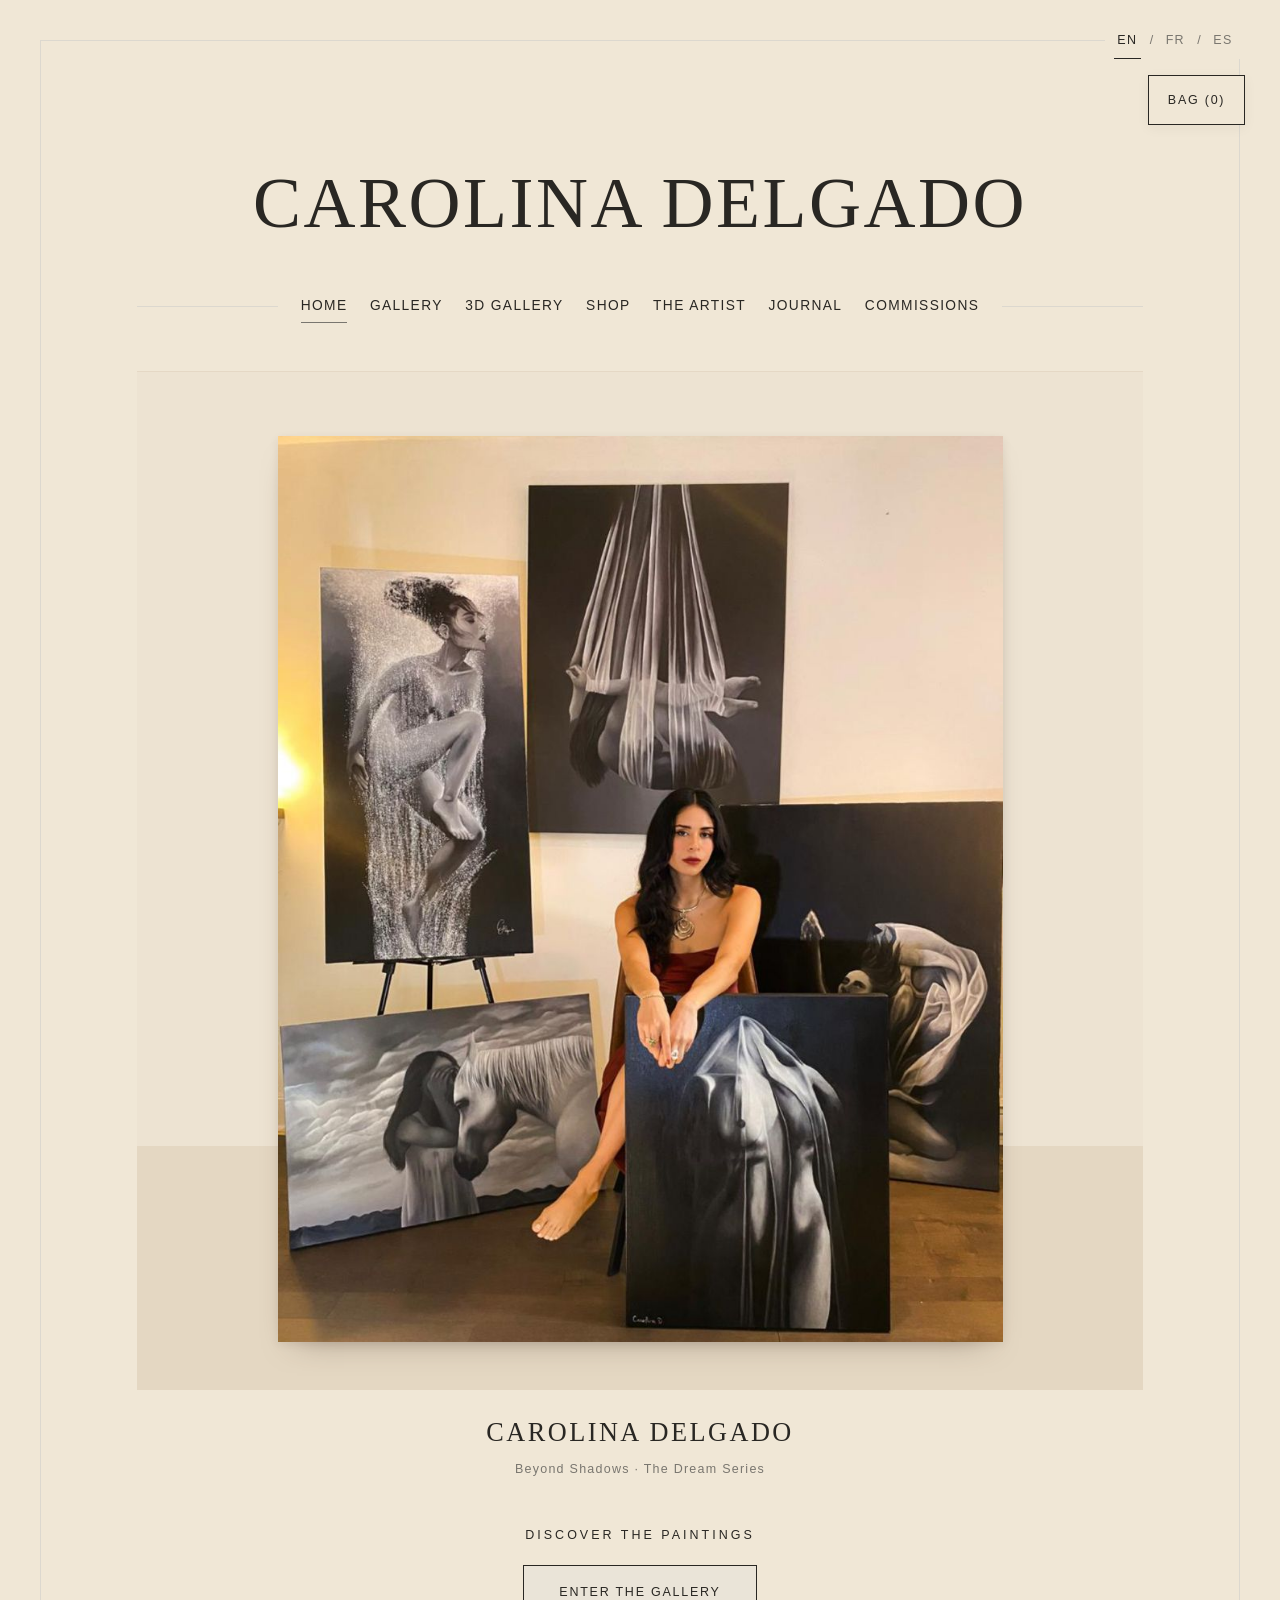
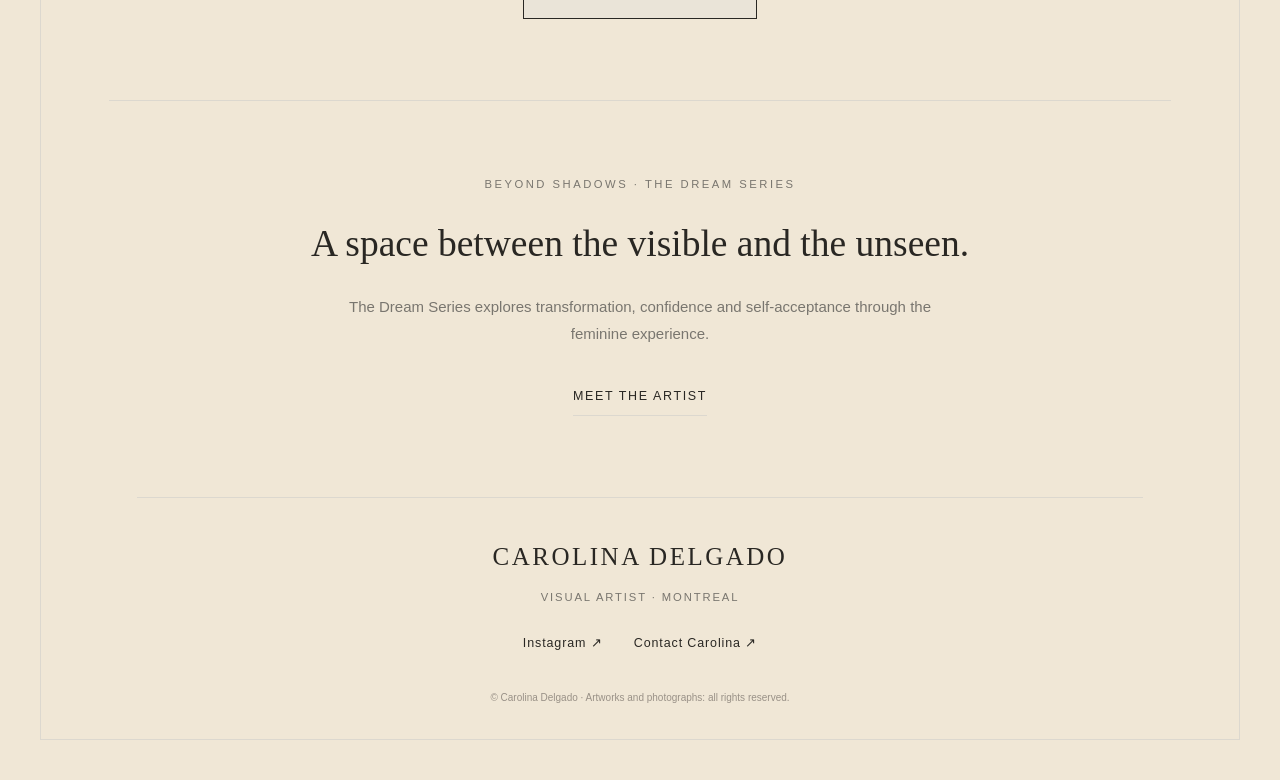
<file: index.html>
<!doctype html><html lang="en"><head><meta charset="utf-8"><meta name="viewport" content="width=device-width,initial-scale=1"><meta name="description" content="Carolina Delgado, Mexican visual artist based in Montreal. Paintings, drawings and artworks exploring transformation, identity and light."><meta name="theme-color" content="#f6f4ee"><title>Art gallery · Carolina Delgado</title><link rel="stylesheet" href="style.css?v=studio-wall"><script src="i18n.js?v=3d17"></script><script src="app.js?v=es5" defer></script><link rel="stylesheet" href="shop.css?v=qty13"><script src="shop.js?v=qty13" defer></script><link rel="icon" type="image/svg+xml" href="data:image/svg+xml,%3Csvg%20xmlns%3D%22http%3A%2F%2Fwww.w3.org%2F2000%2Fsvg%22%20viewBox%3D%220%200%2064%2064%22%3E%3Crect%20width%3D%2264%22%20height%3D%2264%22%20rx%3D%2212%22%20fill%3D%22%23f0e7d6%22%2F%3E%3Ctext%20x%3D%2232%22%20y%3D%2243%22%20text-anchor%3D%22middle%22%20font-family%3D%22Georgia%2Cserif%22%20font-size%3D%2231%22%20fill%3D%22%23292723%22%3ECD%3C%2Ftext%3E%3C%2Fsvg%3E"><link rel="canonical" href="https://zaboubob.github.io/Carolina-Delgado/"><meta property="og:type" content="website"><meta property="og:site_name" content="Carolina Delgado"><meta property="og:title" content="Art gallery · Carolina Delgado"><meta property="og:description" content="Discover the paintings and artistic world of Carolina Delgado, a Mexican visual artist based in Montreal."><meta property="og:url" content="https://zaboubob.github.io/Carolina-Delgado/"><meta property="og:image" content="https://zaboubob.github.io/Carolina-Delgado/assets/carolina-portrait.jpg"><meta property="og:image:secure_url" content="https://zaboubob.github.io/Carolina-Delgado/assets/carolina-portrait.jpg"><meta property="og:image:type" content="image/jpeg"><meta property="og:image:alt" content="Carolina Delgado surrounded by her paintings"><meta name="twitter:card" content="summary_large_image"><meta name="twitter:title" content="Art gallery · Carolina Delgado"><meta name="twitter:description" content="Discover the paintings and artistic world of Carolina Delgado, a Mexican visual artist based in Montreal."><meta name="twitter:image" content="https://zaboubob.github.io/Carolina-Delgado/assets/carolina-portrait.jpg"></head><body><div class="site-frame"><a class="skip" href="#main">Skip to content</a><header class="masthead"><div class="language-switch" role="group" aria-label="Language / Langue"><button type="button" data-language="en" lang="en" aria-pressed="true">EN</button><span aria-hidden="true">/</span><button type="button" data-language="fr" lang="fr" aria-pressed="false">FR</button><span aria-hidden="true">/</span><button type="button" data-language="es" lang="es" aria-pressed="false">ES</button></div><a class="brand" href="index.html">Carolina Delgado</a><nav aria-label="Main navigation"><a href="index.html">Home</a><a href="galerie.html">Gallery</a><a href="galerie-3d.html">3D Gallery</a><a href="boutique.html">Shop</a><a href="artiste.html">The artist</a><a href="journal.html">Journal</a><a href="commandes.html">Commissions</a></nav></header><main id="main"><section class="exhibition-hero" aria-labelledby="featured-title"><figure class="studio-figure"><div class="studio-setting"><a class="featured-artwork studio-photo" href="galerie.html" aria-label="Explore Carolina Delgado’s gallery"><img src="assets/carolina-studio.jpg" alt="Carolina Delgado with her paintings" width="900" height="1600" fetchpriority="high"></a></div><figcaption><h1 id="featured-title">Carolina Delgado</h1><p>Beyond Shadows · The Dream Series</p></figcaption></figure><div class="exhibition-link"><p>Discover the paintings</p><a class="button" href="galerie.html">Enter the gallery</a></div></section><section class="home-note"><p class="eyebrow">Beyond Shadows · The Dream Series</p><h2>A space between the visible and the unseen.</h2><p>The Dream Series explores transformation, confidence and self-acceptance through the feminine experience.</p><a class="text-link" href="artiste.html">Meet the artist</a></section></main><footer><a class="footer-signature" href="index.html">Carolina Delgado</a><p>Visual artist · Montreal</p><div><a href="https://www.instagram.com/artcarolinadeel/" target="_blank" rel="noopener noreferrer">Instagram ↗</a><a href="mailto:carolinadeelart@gmail.com">Contact Carolina ↗</a></div><small>© Carolina Delgado · Artworks and photographs: all rights reserved.</small></footer><dialog id="viewer"><button class="close" aria-label="Close">Close ×</button><div class="viewer-content"></div><div class="viewer-nav"><button id="prev" aria-label="Previous artwork">← Previous</button><button id="next" aria-label="Next artwork">Next →</button></div></dialog></div></body></html>
</file>
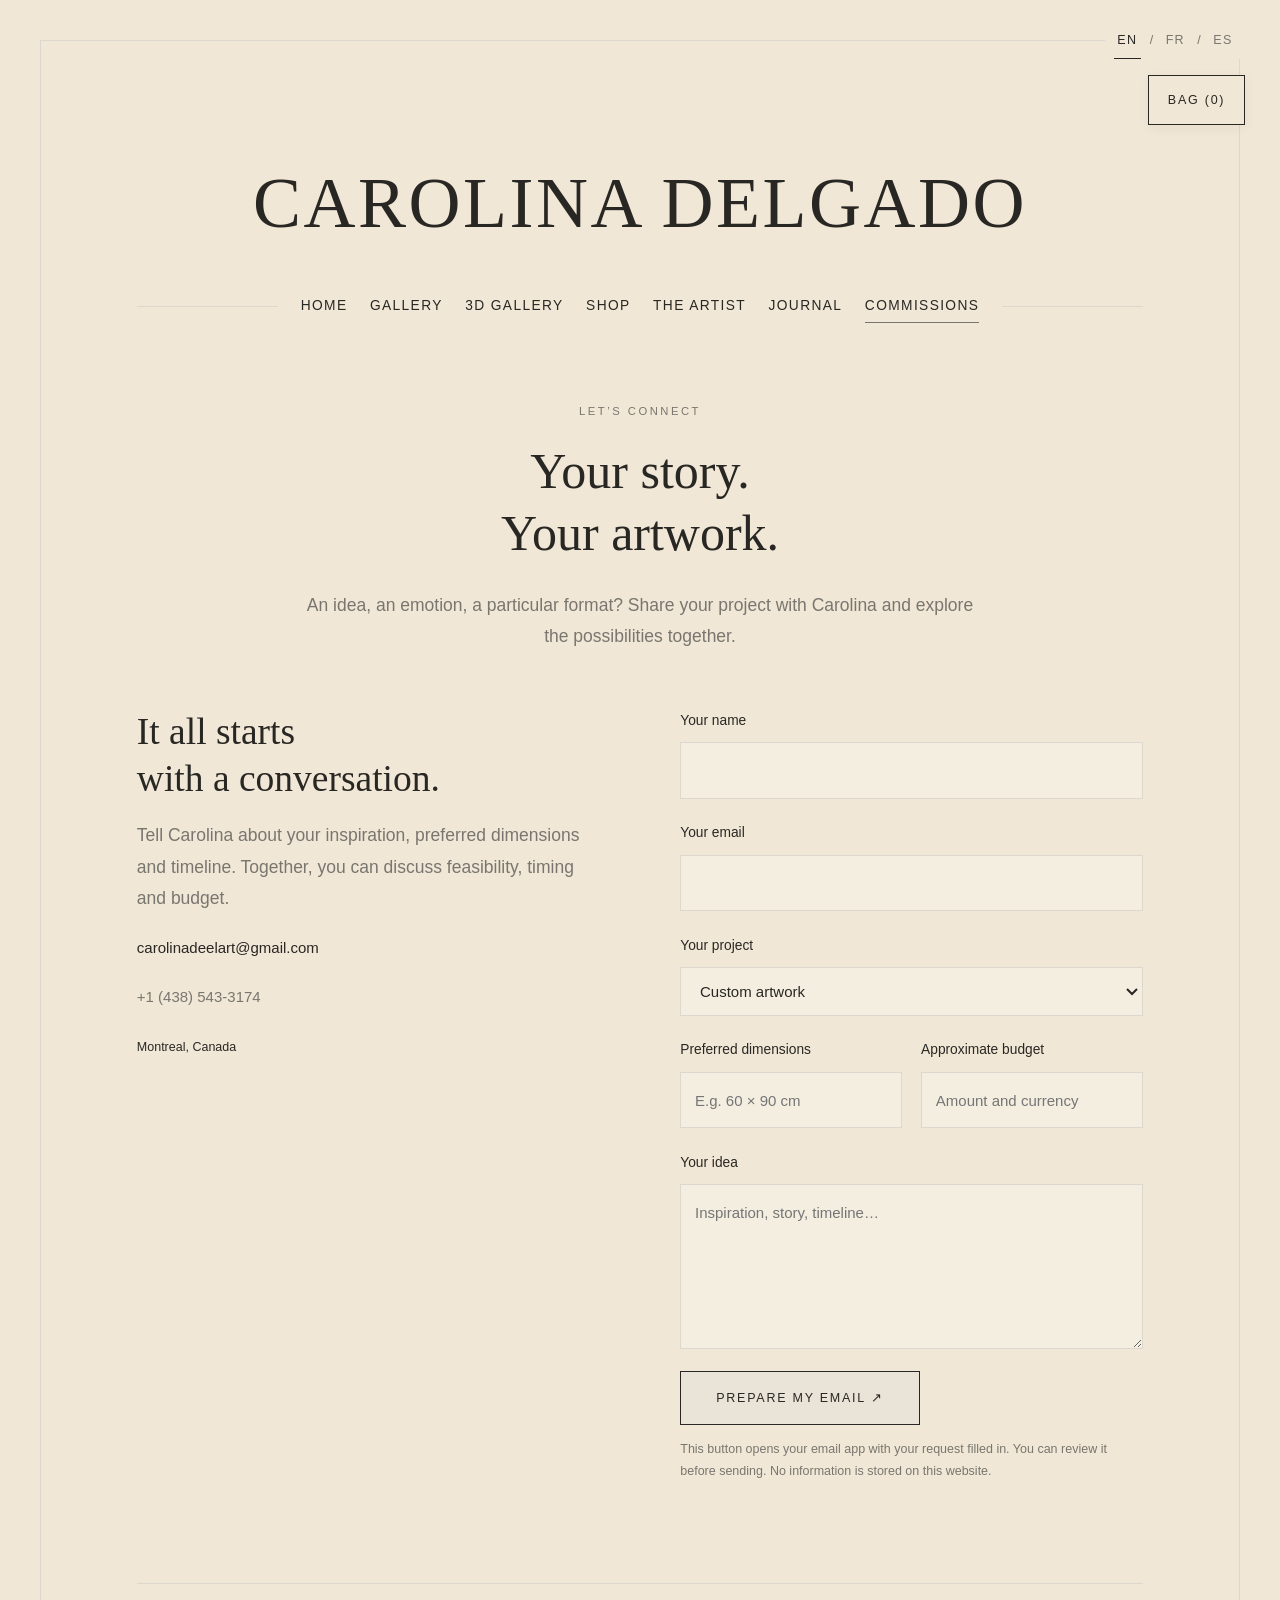
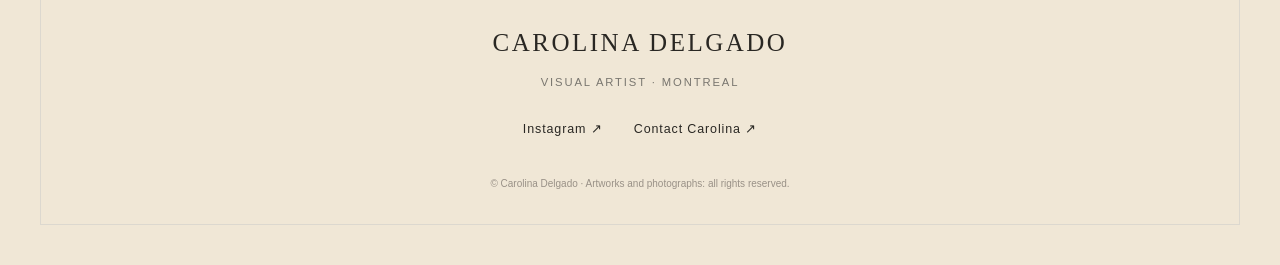
<file: commandes.html>
<!doctype html><html lang="en"><head><meta charset="utf-8"><meta name="viewport" content="width=device-width,initial-scale=1"><meta name="description" content="Carolina Delgado, Mexican visual artist based in Montreal. Paintings, drawings and artworks exploring transformation, identity and light."><meta name="theme-color" content="#f6f4ee"><title>Commissions · Carolina Delgado</title><link rel="stylesheet" href="style.css?v=gallery2"><script src="i18n.js?v=3d17"></script><script src="app.js?v=es5" defer></script><link rel="stylesheet" href="shop.css?v=qty13"><script src="shop.js?v=qty13" defer></script><link rel="icon" type="image/svg+xml" href="data:image/svg+xml,%3Csvg%20xmlns%3D%22http%3A%2F%2Fwww.w3.org%2F2000%2Fsvg%22%20viewBox%3D%220%200%2064%2064%22%3E%3Crect%20width%3D%2264%22%20height%3D%2264%22%20rx%3D%2212%22%20fill%3D%22%23f0e7d6%22%2F%3E%3Ctext%20x%3D%2232%22%20y%3D%2243%22%20text-anchor%3D%22middle%22%20font-family%3D%22Georgia%2Cserif%22%20font-size%3D%2231%22%20fill%3D%22%23292723%22%3ECD%3C%2Ftext%3E%3C%2Fsvg%3E"><link rel="canonical" href="https://zaboubob.github.io/Carolina-Delgado/commandes.html"><meta property="og:type" content="website"><meta property="og:site_name" content="Carolina Delgado"><meta property="og:title" content="Commissions · Carolina Delgado"><meta property="og:description" content="Discover the paintings and artistic world of Carolina Delgado, a Mexican visual artist based in Montreal."><meta property="og:url" content="https://zaboubob.github.io/Carolina-Delgado/commandes.html"><meta property="og:image" content="https://zaboubob.github.io/Carolina-Delgado/assets/carolina-portrait.jpg"><meta property="og:image:secure_url" content="https://zaboubob.github.io/Carolina-Delgado/assets/carolina-portrait.jpg"><meta property="og:image:type" content="image/jpeg"><meta property="og:image:alt" content="Carolina Delgado surrounded by her paintings"><meta name="twitter:card" content="summary_large_image"><meta name="twitter:title" content="Commissions · Carolina Delgado"><meta name="twitter:description" content="Discover the paintings and artistic world of Carolina Delgado, a Mexican visual artist based in Montreal."><meta name="twitter:image" content="https://zaboubob.github.io/Carolina-Delgado/assets/carolina-portrait.jpg"></head><body><div class="site-frame"><a class="skip" href="#main">Skip to content</a><header class="masthead"><div class="language-switch" role="group" aria-label="Language / Langue"><button type="button" data-language="en" lang="en" aria-pressed="true">EN</button><span aria-hidden="true">/</span><button type="button" data-language="fr" lang="fr" aria-pressed="false">FR</button><span aria-hidden="true">/</span><button type="button" data-language="es" lang="es" aria-pressed="false">ES</button></div><a class="brand" href="index.html">Carolina Delgado</a><nav aria-label="Main navigation"><a href="index.html">Home</a><a href="galerie.html">Gallery</a><a href="galerie-3d.html">3D Gallery</a><a href="boutique.html">Shop</a><a href="artiste.html">The artist</a><a href="journal.html">Journal</a><a href="commandes.html">Commissions</a></nav></header><main id="main"><section class="page-heading"><p class="eyebrow">Let’s connect</p><h1>Your story.<br><em>Your artwork.</em></h1><p>An idea, an emotion, a particular format? Share your project with Carolina and explore the possibilities together.</p></section><section class="contact-layout"><div><h2>It all starts<br>with <em>a conversation.</em></h2><p>Tell Carolina about your inspiration, preferred dimensions and timeline. Together, you can discuss feasibility, timing and budget.</p><a href="mailto:carolinadeelart@gmail.com">carolinadeelart@gmail.com</a><p><a href="tel:+14385433174">+1 (438) 543-3174</a></p><small>Montreal, Canada</small></div><form id="commission-form"><label>Your name<input name="name" autocomplete="name" required maxlength="120"></label><label>Your email<input type="email" name="email" autocomplete="email" required></label><label>Your project<select name="type"><option>Custom artwork</option><option>Artwork inquiry</option><option>Collaboration / exhibition</option></select></label><div class="form-row"><label>Preferred dimensions<input name="size" placeholder="E.g. 60 × 90 cm"></label><label>Approximate budget<input name="budget" placeholder="Amount and currency"></label></div><label>Your idea<textarea name="message" rows="5" required maxlength="6000" placeholder="Inspiration, story, timeline…"></textarea></label><button class="button" type="submit">Prepare my email ↗</button><p class="form-help">This button opens your email app with your request filled in. You can review it before sending. No information is stored on this website.</p><p id="form-status" role="status"></p></form></section></main><footer><a class="footer-signature" href="index.html">Carolina Delgado</a><p>Visual artist · Montreal</p><div><a href="https://www.instagram.com/artcarolinadeel/" target="_blank" rel="noopener noreferrer">Instagram ↗</a><a href="mailto:carolinadeelart@gmail.com">Contact Carolina ↗</a></div><small>© Carolina Delgado · Artworks and photographs: all rights reserved.</small></footer><dialog id="viewer"><button class="close" aria-label="Close">Close ×</button><div class="viewer-content"></div><div class="viewer-nav"><button id="prev" aria-label="Previous artwork">← Previous</button><button id="next" aria-label="Next artwork">Next →</button></div></dialog></div></body></html>
</file>
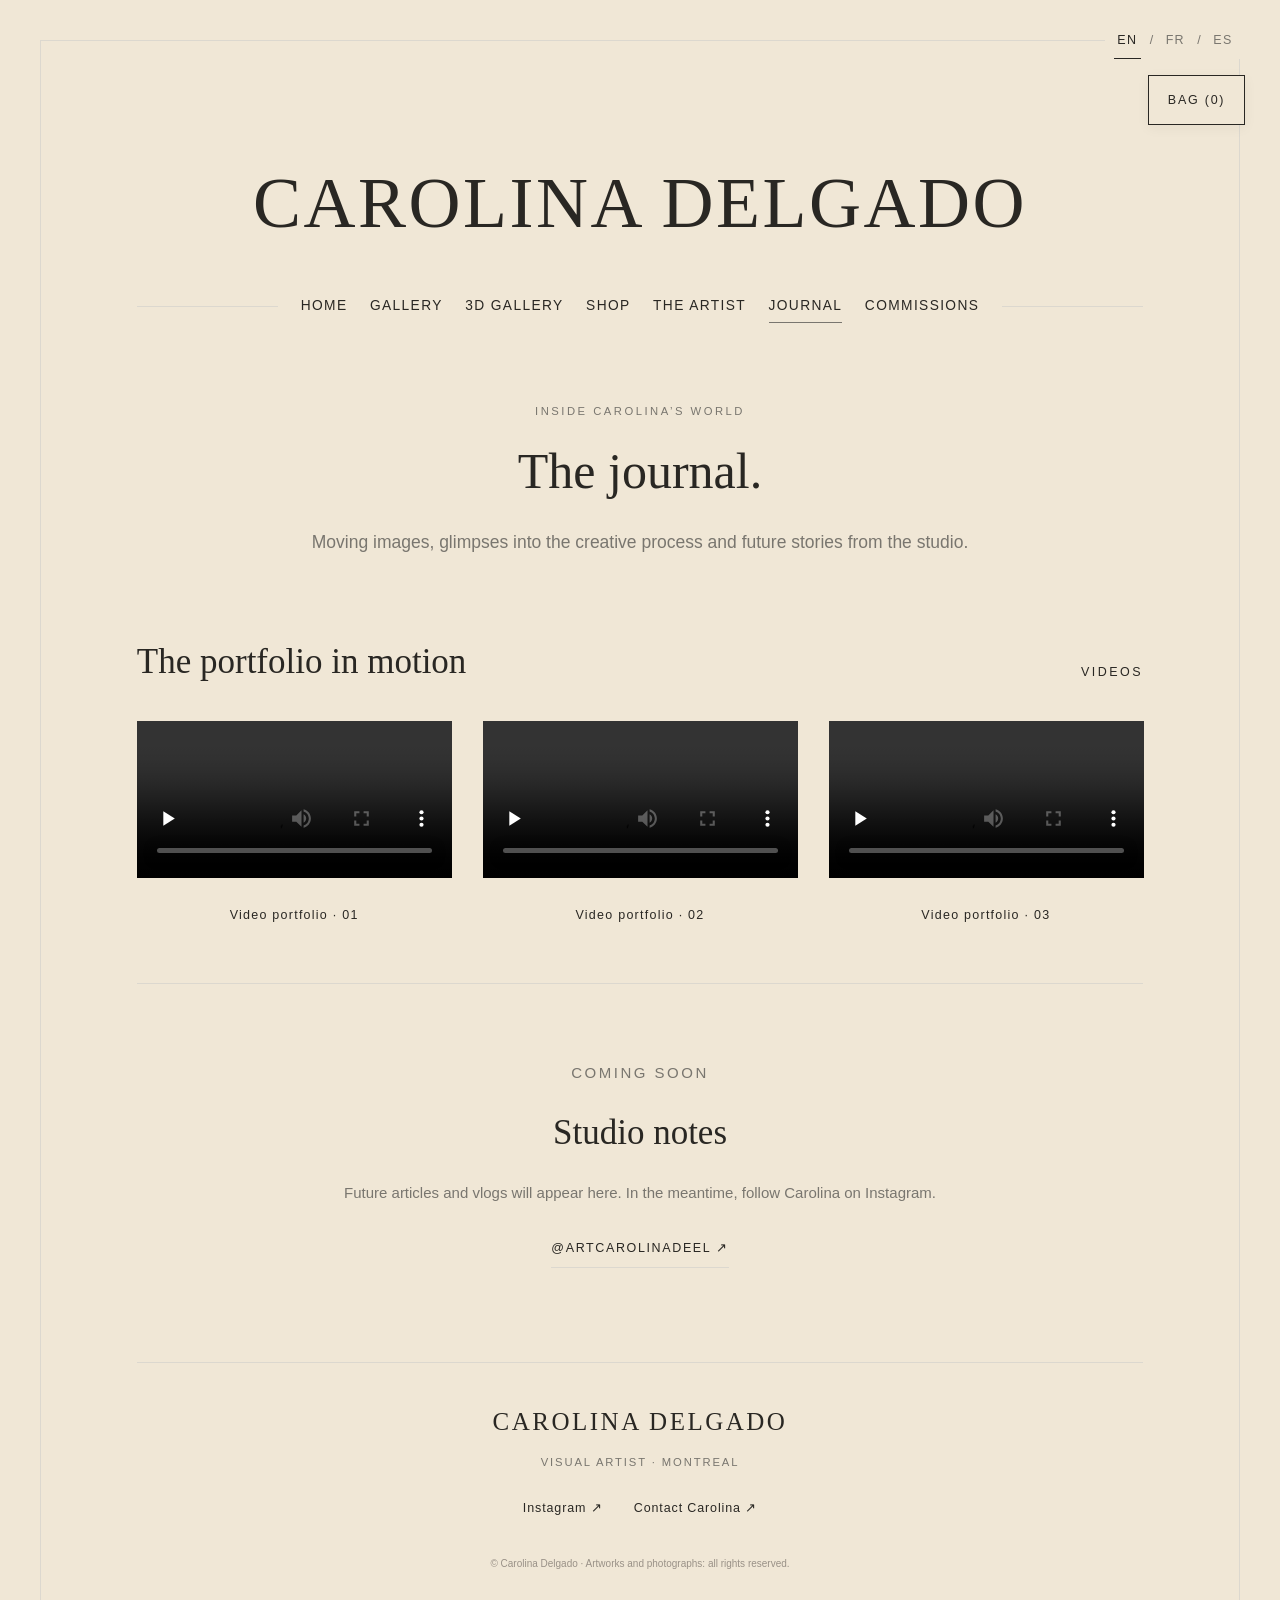
<file: journal.html>
<!doctype html><html lang="en"><head><meta charset="utf-8"><meta name="viewport" content="width=device-width,initial-scale=1"><meta name="description" content="Carolina Delgado, Mexican visual artist based in Montreal. Paintings, drawings and artworks exploring transformation, identity and light."><meta name="theme-color" content="#f6f4ee"><title>Journal & videos · Carolina Delgado</title><link rel="stylesheet" href="style.css?v=gallery2"><script src="i18n.js?v=3d17"></script><script src="app.js?v=es5" defer></script><link rel="stylesheet" href="shop.css?v=qty13"><script src="shop.js?v=qty13" defer></script><link rel="icon" type="image/svg+xml" href="data:image/svg+xml,%3Csvg%20xmlns%3D%22http%3A%2F%2Fwww.w3.org%2F2000%2Fsvg%22%20viewBox%3D%220%200%2064%2064%22%3E%3Crect%20width%3D%2264%22%20height%3D%2264%22%20rx%3D%2212%22%20fill%3D%22%23f0e7d6%22%2F%3E%3Ctext%20x%3D%2232%22%20y%3D%2243%22%20text-anchor%3D%22middle%22%20font-family%3D%22Georgia%2Cserif%22%20font-size%3D%2231%22%20fill%3D%22%23292723%22%3ECD%3C%2Ftext%3E%3C%2Fsvg%3E"><link rel="canonical" href="https://zaboubob.github.io/Carolina-Delgado/journal.html"><meta property="og:type" content="website"><meta property="og:site_name" content="Carolina Delgado"><meta property="og:title" content="Journal & videos · Carolina Delgado"><meta property="og:description" content="Discover the paintings and artistic world of Carolina Delgado, a Mexican visual artist based in Montreal."><meta property="og:url" content="https://zaboubob.github.io/Carolina-Delgado/journal.html"><meta property="og:image" content="https://zaboubob.github.io/Carolina-Delgado/assets/carolina-portrait.jpg"><meta property="og:image:secure_url" content="https://zaboubob.github.io/Carolina-Delgado/assets/carolina-portrait.jpg"><meta property="og:image:type" content="image/jpeg"><meta property="og:image:alt" content="Carolina Delgado surrounded by her paintings"><meta name="twitter:card" content="summary_large_image"><meta name="twitter:title" content="Journal & videos · Carolina Delgado"><meta name="twitter:description" content="Discover the paintings and artistic world of Carolina Delgado, a Mexican visual artist based in Montreal."><meta name="twitter:image" content="https://zaboubob.github.io/Carolina-Delgado/assets/carolina-portrait.jpg"></head><body><div class="site-frame"><a class="skip" href="#main">Skip to content</a><header class="masthead"><div class="language-switch" role="group" aria-label="Language / Langue"><button type="button" data-language="en" lang="en" aria-pressed="true">EN</button><span aria-hidden="true">/</span><button type="button" data-language="fr" lang="fr" aria-pressed="false">FR</button><span aria-hidden="true">/</span><button type="button" data-language="es" lang="es" aria-pressed="false">ES</button></div><a class="brand" href="index.html">Carolina Delgado</a><nav aria-label="Main navigation"><a href="index.html">Home</a><a href="galerie.html">Gallery</a><a href="galerie-3d.html">3D Gallery</a><a href="boutique.html">Shop</a><a href="artiste.html">The artist</a><a href="journal.html">Journal</a><a href="commandes.html">Commissions</a></nav></header><main id="main"><section class="page-heading"><p class="eyebrow">Inside Carolina’s world</p><h1>The <em>journal.</em></h1><p>Moving images, glimpses into the creative process and future stories from the studio.</p></section><section class="section"><div class="section-heading"><h2>The portfolio in motion</h2><span>Videos</span></div><div class="video-grid"><figure><video controls preload="none" playsinline aria-label="Vidéo du portfolio 1"><source src="assets/d6d711fff94208f357ecd36bb3859a3c.mp4" type="video/mp4"></video><figcaption>Video portfolio · 01</figcaption></figure><figure><video controls preload="none" playsinline aria-label="Vidéo du portfolio 2"><source src="assets/eb05769ef0b8861f49b746eed6bd0d96.mp4" type="video/mp4"></video><figcaption>Video portfolio · 02</figcaption></figure><figure><video controls preload="none" playsinline aria-label="Vidéo du portfolio 3"><source src="assets/52f83b0c81d793ea3f1a93883e722d48.mp4" type="video/mp4"></video><figcaption>Video portfolio · 03</figcaption></figure></div><div class="notice"><p class="eyebrow">Coming soon</p><h2>Studio notes</h2><p>Future articles and vlogs will appear here. In the meantime, follow Carolina on Instagram.</p><a class="text-link" href="https://www.instagram.com/artcarolinadeel/" target="_blank" rel="noopener noreferrer">@artcarolinadeel ↗</a></div></section></main><footer><a class="footer-signature" href="index.html">Carolina Delgado</a><p>Visual artist · Montreal</p><div><a href="https://www.instagram.com/artcarolinadeel/" target="_blank" rel="noopener noreferrer">Instagram ↗</a><a href="mailto:carolinadeelart@gmail.com">Contact Carolina ↗</a></div><small>© Carolina Delgado · Artworks and photographs: all rights reserved.</small></footer><dialog id="viewer"><button class="close" aria-label="Close">Close ×</button><div class="viewer-content"></div><div class="viewer-nav"><button id="prev" aria-label="Previous artwork">← Previous</button><button id="next" aria-label="Next artwork">Next →</button></div></dialog></div></body></html>
</file>
<file: style.css>
:root{--paper:#f0e7d6;--ink:#292723;--muted:#79766f;--line:#dcd8cf;--accent:#796f5f}*{box-sizing:border-box}html{scroll-behavior:smooth}body{margin:0;background:var(--paper);color:var(--ink);font:14px/1.8 Arial,Helvetica,sans-serif}.site-frame{max-width:1440px;margin:52px auto;border:1px solid var(--line);width:calc(100% - 104px)}a{color:inherit;text-decoration:none}a:hover{color:var(--accent)}button,input,textarea,select{font:inherit}button{cursor:pointer}img{display:block;max-width:100%}h1,h2,h3{font-family:Georgia,'Times New Roman',serif;font-weight:400;line-height:1.25;margin:0}h1{font-size:45px}h2{font-size:36px}h3{font-size:24px}em{font-style:normal}p{color:var(--muted)}a:focus-visible,button:focus-visible,input:focus-visible,textarea:focus-visible,select:focus-visible,summary:focus-visible{outline:2px solid var(--accent);outline-offset:5px}.masthead{position:relative;text-align:center;padding:77px 8% 32px}.brand{display:inline-block;font:clamp(32px,4.5vw,66px)/1.2 Georgia,serif;letter-spacing:2px;text-transform:uppercase}.masthead nav{display:flex;align-items:center;justify-content:center;gap:25px;margin:35px 0 0;font-size:10px;letter-spacing:1.1px;text-transform:uppercase;white-space:nowrap}.masthead nav:before,.masthead nav:after{content:'';height:1px;background:var(--line);flex:1;min-width:15px}.masthead nav a{padding:3px 0}.masthead nav a[aria-current]{border-bottom:1px solid var(--muted)}.language-switch{position:absolute;right:29px;top:18px;display:flex;align-items:center;gap:7px;color:var(--muted);font-size:10px}.language-switch button{background:transparent;color:var(--muted);border:0;padding:5px 3px;font-size:10px;letter-spacing:1px}.language-switch button[aria-pressed=true]{color:var(--ink);border-bottom:1px solid var(--ink)}.exhibition-hero{text-align:center;padding:6px 8% 65px}.exhibition-hero figure{margin:0 auto;max-width:650px}.featured-artwork{display:block;margin:auto}.featured-artwork img{width:100%;max-height:735px;object-fit:contain;object-position:center;transition:opacity .3s}.featured-artwork:hover img{opacity:.94}.exhibition-hero figcaption{margin-top:22px}.exhibition-hero h1{font-size:21px;text-transform:uppercase;letter-spacing:2px}.exhibition-hero figcaption p{font-size:10px;letter-spacing:1px;margin:6px 0 0}.exhibition-link{margin-top:35px}.exhibition-link>p{font-size:10px;text-transform:uppercase;letter-spacing:2.4px;margin:0 0 15px;color:var(--ink)}.button{display:inline-flex;align-items:center;justify-content:center;background:#eae4d8;border:1px solid var(--ink);color:var(--ink);padding:11px 28px;text-transform:uppercase;letter-spacing:1.4px;font-size:10px;min-height:43px;transition:background .2s}.button:hover{background:#ded5c4}.home-note{border-top:1px solid var(--line);padding:58px 25px 65px;text-align:center;max-width:850px;margin:auto}.home-note h2{max-width:580px;font-size:30px;margin:auto}.home-note>p:not(.eyebrow){max-width:510px;margin:20px auto 25px;font-size:12px}.eyebrow{text-transform:uppercase;letter-spacing:2px;font-size:9px;color:var(--muted);margin:0 0 22px}.text-link{font-size:10px;letter-spacing:1.3px;text-transform:uppercase;border-bottom:1px solid var(--line);padding-bottom:6px;display:inline-block}.page-heading{text-align:center;padding:30px 8% 45px}.page-heading .eyebrow{margin-bottom:15px}.page-heading h1{font-size:40px}.page-heading p:last-child{max-width:550px;margin:20px auto 0;font-size:12px}.section{padding:20px 8% 75px}.section-heading{display:flex;justify-content:space-between;align-items:end;gap:20px;margin-bottom:30px}.section-heading h2{font-size:28px}.section-heading>span{font-size:10px;text-transform:uppercase;letter-spacing:2px}.filters{display:flex;justify-content:center;gap:25px;flex-wrap:wrap;margin-bottom:30px}.filters button{background:none;border:0;border-bottom:1px solid transparent;color:var(--muted);padding:6px 0;text-transform:uppercase;letter-spacing:1.5px;font-size:10px}.filters button.active{color:var(--ink);border-color:var(--ink)}.gallery-label{text-align:center;font-size:9px;letter-spacing:1.7px;text-transform:uppercase;margin:0 0 45px}.art-grid{display:grid;grid-template-columns:repeat(3,minmax(0,1fr));gap:55px 35px}.art-card{margin:0;min-width:0}.art-image{width:100%;height:330px;padding:0;background:none;border:0;display:flex;align-items:center;justify-content:center}.art-image img{width:100%;height:100%;object-fit:contain;transition:opacity .3s}.art-image:hover img{opacity:.8}.art-card figcaption{text-align:center;padding:23px 0 20px;border-bottom:1px solid var(--line)}.art-card h3{font-size:15px;text-transform:uppercase;letter-spacing:.8px}.art-card p{font-size:10px;white-space:pre-line;margin:8px 0 0}.art-card .view{display:none}.about{display:grid;grid-template-columns:1fr 1fr;gap:7%;padding:0 8% 65px;align-items:center}.about img{width:100%}.about h2{font-size:32px}.about p{font-size:12px}.statement{border-top:1px solid var(--line);max-width:780px;margin:auto;padding:55px 25px 65px}.statement h2{font-size:32px;margin-bottom:25px}.statement p{font-size:12px}details{margin-top:30px;border-top:1px solid var(--line);padding-top:20px}summary{cursor:pointer;font-size:11px}.shop-grid{display:grid;grid-template-columns:repeat(3,1fr);gap:35px}.shop-grid article{border-top:1px solid var(--line);padding:24px 0}.shop-number{font:25px Georgia;color:#a39a8b}.shop-grid h2{font-size:26px;margin-top:25px}.shop-grid p{font-size:12px}.tag{font-size:9px;letter-spacing:1.8px;text-transform:uppercase;border:1px solid var(--line);padding:5px 10px;display:inline-block}.notice{text-align:center;border-top:1px solid var(--line);margin:45px auto 0;padding:40px 20px 0}.notice h2,.notice h3{font-size:28px}.notice p{font-size:12px;max-width:590px;margin:20px auto}.video-grid{display:grid;grid-template-columns:repeat(3,1fr);gap:25px}.video-grid figure{margin:0}.video-grid video{width:100%;max-height:480px;background:#20201c}.video-grid figcaption{text-align:center;font-size:10px;margin-top:12px;letter-spacing:1px}.contact-layout{display:grid;grid-template-columns:1fr 1fr;gap:8%;padding:0 8% 70px}.contact-layout h2{font-size:30px}.contact-layout p{font-size:12px}.contact-layout a{font-size:12px}.contact-layout small{font-size:10px}label{display:block;font-size:11px;margin-bottom:18px}input,textarea,select{display:block;width:100%;padding:11px;margin-top:7px;background:#ffffff44;border:1px solid var(--line);color:var(--ink);border-radius:0;font-size:12px}textarea{resize:vertical}.form-row{display:grid;grid-template-columns:1fr 1fr;gap:15px}.form-help,#form-status{font-size:10px!important}.skip{position:fixed;top:-100px;left:10px;z-index:100;background:white;padding:10px}.skip:focus{top:10px}footer{border-top:1px solid var(--line);margin:0 8%;padding:36px 0 25px;text-align:center}.footer-signature{font:20px Georgia;letter-spacing:2px;text-transform:uppercase}footer p{font-size:9px;letter-spacing:1.5px;text-transform:uppercase;margin:9px 0 20px}footer div{display:flex;justify-content:center;gap:25px;font-size:10px;letter-spacing:.7px}footer small{display:block;color:#999187;font-size:8px;margin-top:28px}dialog{border:1px solid var(--line);background:var(--paper);color:var(--ink);max-width:1200px;width:92vw;max-height:92vh;padding:55px 35px 25px}dialog::backdrop{background:#171612e8}.close{position:absolute;right:20px;top:15px;border:0;background:none;font-size:11px}.viewer-content{display:grid;grid-template-columns:1.2fr 1fr;gap:40px;align-items:center}.viewer-content img{width:100%;height:65vh;object-fit:contain}.viewer-content h2{font-size:34px}.viewer-content p{font-size:13px;white-space:pre-line}.viewer-content .eyebrow{font-size:9px}.viewer-nav{display:flex;justify-content:space-between;margin-top:20px;border-top:1px solid var(--line);padding-top:15px}.viewer-nav button{background:none;border:0;font-size:11px}body:has(dialog[open]){overflow:hidden}@media(max-width:1000px){.site-frame{width:calc(100% - 60px);margin:30px auto}.masthead{padding:70px 6% 30px}.masthead nav{gap:18px;font-size:9px}.art-grid{gap:40px 25px}.art-image{height:280px}.exhibition-hero figure{max-width:580px}}@media(max-width:700px){.site-frame{width:calc(100% - 24px);margin:12px auto}.masthead{padding:65px 18px 26px}.brand{font-size:30px;letter-spacing:1.4px}.language-switch{top:12px;right:17px}.masthead nav{margin-top:25px;gap:12px 18px;white-space:normal;flex-wrap:wrap;font-size:9px;line-height:1.6}.masthead nav:before,.masthead nav:after{display:none}.masthead nav a{min-height:30px}.exhibition-hero{padding:0 20px 45px}.exhibition-hero figure{max-width:500px}.featured-artwork img{max-height:none}.exhibition-hero h1{font-size:18px}.exhibition-link{margin-top:28px}.home-note{margin:0 20px;padding:40px 0}.home-note h2{font-size:25px}.page-heading{padding:20px 20px 35px}.page-heading h1{font-size:33px}.section{padding:10px 20px 45px}.art-grid{grid-template-columns:repeat(2,minmax(0,1fr));gap:30px 18px}.art-image{height:240px}.art-card h3{font-size:12px}.art-card p{font-size:9px}.art-card figcaption{padding:16px 0}.filters{gap:18px}.filters button{font-size:9px}.gallery-label{font-size:8px}.about,.contact-layout{grid-template-columns:1fr;gap:30px;padding:0 20px 45px}.about h2,.contact-layout h2{font-size:28px}.statement{padding:40px 20px}.shop-grid{grid-template-columns:1fr;gap:12px}.shop-grid h2{margin-top:10px}.notice{padding:35px 0 0}.video-grid{grid-template-columns:1fr;gap:30px}.video-grid video{max-height:570px}footer{margin:0 20px;padding-top:30px}.footer-signature{font-size:17px}.viewer-content{grid-template-columns:1fr;gap:20px}.viewer-content img{height:45vh}.viewer-content h2{font-size:28px}dialog{padding:50px 20px 20px}.viewer-content p{font-size:12px}}@media(max-width:380px){.brand{font-size:26px}.art-grid{grid-template-columns:1fr}.art-image{height:370px}}@media(prefers-reduced-motion:reduce){html{scroll-behavior:auto}*{transition:none!important}}

/* Larger reading scale and editorial artist photographs. */
@media(min-width:701px){body{zoom:1.25}.site-frame{max-width:1440px;width:calc(100% - 64px);margin:32px auto}.masthead nav{gap:18px;font-size:11px}.about p,.statement p,.contact-layout p,.shop-grid p,.page-heading p:last-child{font-size:14px}}
.studio-photo{aspect-ratio:4/5;overflow:hidden;max-width:650px}.studio-photo img{width:100%;height:100%;max-height:none;object-fit:cover;object-position:center}
.about>img{height:auto;max-height:650px;object-fit:contain}.artist-practice{display:grid;grid-template-columns:1.1fr 1fr;gap:50px;align-items:start;max-width:none;margin:0 8%;padding:55px 0 65px}.practice-photo{width:100%;height:auto;margin-top:85px}.practice-copy{min-width:0}
@media(max-width:700px){.artist-practice{grid-template-columns:1fr;margin:0 20px;gap:25px;padding:40px 0}.practice-photo{margin-top:0}.about p,.statement p,.contact-layout p,.shop-grid p,.page-heading p:last-child{font-size:15px}.masthead nav{font-size:11px}.home-note>p:not(.eyebrow){font-size:14px}}

/* Let the portrait dissolve into the paper while keeping its centre crisp. */
.studio-photo{position:relative;isolation:isolate}

/* The studio photograph sits within a warm wall and floor composition. */
.exhibition-hero .studio-figure {
  max-width: 1000px;
}
.studio-setting {
  padding: clamp(20px, 4vw, 54px) clamp(12px, 7vw, 90px) clamp(22px, 3vw, 42px);
  background: linear-gradient(to bottom, #ede3d2 0 76%, #e4d7c2 76%);
  border-top: 1px solid #e5d8c5;
}
.studio-setting .studio-photo {
  max-width: 580px;
  box-shadow: 0 12px 25px -15px #4b382d80, 0 2px 7px #4b382d18;
}
@media (max-width: 550px) {
  .studio-setting { padding: 16px 12px 20px; }
}
</file>
<file: shop.css>
.shop-toolbar{display:flex;justify-content:space-between;align-items:center;border-block:1px solid var(--line);padding:18px 0;margin-bottom:38px;gap:20px}.shop-toolbar p{margin:0;font-size:12px}.shop-catalog{display:grid;grid-template-columns:repeat(3,minmax(0,1fr));gap:50px 30px}.product{min-width:0}.product-image{height:340px;display:flex;align-items:center;justify-content:center;background:#e8decb;padding:20px}.product-image img{max-width:100%;height:100%;object-fit:contain;transition:transform .3s}.product-image:hover img{transform:scale(1.025)}.product-kicker{font-size:9px;letter-spacing:1.2px;margin:20px 0 10px}.product h3{font-size:25px}.product-details{font-size:12px;min-height:44px}.product-price{color:var(--ink);font-size:13px}.product details{margin:15px 0 20px;padding-top:12px}.product details p{font-size:12px}.product .add-cart{width:100%;background:var(--ink);color:var(--paper)}.product .add-cart:disabled{background:transparent;color:var(--muted);border-color:var(--line);cursor:default}.shop-categories{display:flex;gap:24px;margin-top:60px;padding-top:25px;border-top:1px solid var(--line);flex-wrap:wrap}.shop-categories p{font-size:12px}.shop-status{min-height:24px;font-size:12px}#shopping-cart{margin:0 0 0 auto;height:100dvh;max-height:100dvh;width:min(560px,100vw);max-width:100vw;padding:30px;border:0;overflow:auto}#shopping-cart::backdrop{background:#29272380}.cart-head{display:flex;justify-content:space-between;align-items:center;gap:20px;border-bottom:1px solid var(--line);padding-bottom:20px}.cart-head h2{font-size:30px}.cart-head button,.cart-row button{background:none;border:0;text-decoration:underline;font-size:12px;padding:8px 0}.cart-row{display:grid;grid-template-columns:100px 1fr;gap:22px;padding:24px 0;border-bottom:1px solid var(--line)}.cart-row img{width:100%;height:135px;object-fit:contain}.cart-row h3{font-size:22px}.cart-row p,#cart-note{font-size:12px}.empty-bag{padding:50px 0}.cart-summary{padding-top:25px}.cart-summary .button{width:100%;margin-top:15px;text-align:center}body:has(#shopping-cart[open]){overflow:hidden}@media(max-width:850px){.shop-catalog{grid-template-columns:repeat(2,minmax(0,1fr))}.product-image{height:300px}}@media(max-width:550px){.shop-catalog{grid-template-columns:1fr}.product-image{height:390px}.shop-toolbar{align-items:start}.shop-toolbar p{max-width:55%}#shopping-cart{padding:22px}.product h3{font-size:28px}}
button.product-image{width:100%;border:0;cursor:pointer}.product-purchase{border-top:1px solid var(--line);margin-top:25px;padding-top:20px}.product-purchase .product-modal-price{font:24px Georgia;color:var(--ink)}.product-purchase .add-cart{display:block;width:100%;margin:20px 0 12px;background:var(--ink);color:var(--paper)}.product-purchase .add-cart:disabled{background:transparent;color:var(--muted)}.product-purchase .text-link{background:none;border:0;border-bottom:1px solid var(--line);cursor:pointer}#product-content{display:grid;grid-template-columns:1.1fr 1fr;gap:40px;align-items:center}.product-large{width:100%;height:70vh;object-fit:contain}.product-info h2{font-size:36px}.product-info>p,.product-purchase p{font-size:13px;white-space:pre-line}#product-dialog{width:94vw;max-width:1250px;max-height:94vh;padding:55px 32px 25px}@media(max-width:700px){#product-content{grid-template-columns:1fr;gap:25px}.product-large{height:45vh}#product-dialog{padding:50px 20px 20px}.product-info h2{font-size:30px}}

/* A persistent, shared bag on every page. */
#cart-trigger{position:fixed;right:28px;top:60px;z-index:20;background:var(--paper);padding:9px 15px;min-height:40px;box-shadow:0 2px 10px #2927230d;font-size:10px}.language-switch{position:fixed;right:28px;top:18px;z-index:20;background:var(--paper);padding:0 7px}.shop-toolbar{justify-content:flex-start}.masthead{padding-top:95px}@media(max-width:700px){#cart-trigger{right:24px;top:48px;padding:7px 12px;min-height:34px;font-size:10px}.language-switch{right:24px;top:16px}.masthead{padding-top:100px}}

.postcard-scene{position:relative;display:block;width:100%;height:100%;min-height:230px;background:radial-gradient(ellipse at 45% 40%,#f5efe3,#ded0b9);overflow:hidden}.product-image:has(.postcard-scene){padding:0}.postcard-front,.postcard-back{position:absolute;width:82%;aspect-ratio:245/156;background:#fffdf8;box-shadow:2px 10px 18px #342b2340;left:9%;top:18%;transform:rotate(-7deg);padding:12px 12px 22px;display:flex;justify-content:center;align-items:center}.postcard-back{top:27%;left:12%;transform:rotate(8deg);border:1px solid #ded9ce;padding:0}.postcard-back:before{content:"";position:absolute;left:50%;top:12%;bottom:12%;border-left:1px solid #b8afa1}.stamp-box{position:absolute;right:7%;top:10%;width:14%;height:25%;border:1px dashed #a99c89}.address-lines{position:absolute;right:6%;top:50%;width:36%;height:30%;background:repeating-linear-gradient(transparent 0,transparent 15px,#c5bdae 16px,transparent 17px)}.postcard-front img{width:100%;height:100%;max-height:100%;object-fit:contain!important;transform:none!important}.postcard-signature{position:absolute;bottom:6px;left:0;right:0;font:6px Georgia;letter-spacing:1px;text-align:center;color:#514638}.postcard-size{position:absolute;bottom:12px;left:0;right:0;font-size:11px;letter-spacing:1px;text-align:center;color:#514638}.postcard-modal{width:100%;aspect-ratio:1/1;display:flex;align-items:center}.postcard-modal .postcard-scene{height:100%;min-height:300px}.postcard-modal .postcard-front,.postcard-modal .postcard-back{top:24%}.postcard-modal .postcard-back{top:32%}.postcard-modal .postcard-signature{font-size:8px}@media(max-width:550px){.postcard-front,.postcard-back{top:22%}.postcard-back{top:31%}}

.poster-scene{display:block;width:100%;height:100%;min-height:300px;position:relative;background:linear-gradient(130deg,#e1d7c7,#f3eadc);overflow:hidden}.product-image:has(.poster-scene){padding:0}.poster-paper{position:absolute;top:7%;bottom:15%;left:20%;width:60%;background:#fffdf8;padding:12px 12px 23px;box-shadow:7px 12px 18px #342b2338;transform:rotate(-3deg);display:flex;align-items:center;justify-content:center}.poster-paper img{width:100%;height:100%;object-fit:contain!important;transform:none!important}.postcard-modal .poster-scene{height:100%}.poster-paper .postcard-signature{font-size:6px}

/* Full-bleed postcard fronts: artwork reaches every edge. */
.postcard-front{padding:0;overflow:hidden;background:#292723}.postcard-front img{position:absolute;inset:0;display:block;width:100%;height:100%;max-height:none;object-fit:cover!important;object-position:center}.postcard-front .postcard-signature{left:auto;right:9px;bottom:8px;color:#fffdf8;text-shadow:0 1px 4px #000,0 0 8px #0009;font-size:7px;letter-spacing:1px;z-index:1}.postcard-modal .postcard-front .postcard-signature{font-size:9px;right:12px;bottom:11px}

/* Portrait postcards preserve the composition of the original paintings. */
.postcard-front,.postcard-back{width:55%;aspect-ratio:156/245;left:20%;top:7%;transform:rotate(-6deg)}.postcard-back{left:27%;top:10%;transform:rotate(8deg)}.postcard-scene{min-height:340px}.product-image:has(.postcard-scene){height:410px}.postcard-modal .postcard-scene{min-height:440px}.postcard-modal .postcard-front{top:7%;width:50%;left:20%}.postcard-modal .postcard-back{top:10%;width:50%;left:29%}.postcard-modal .postcard-size{bottom:18px}.postcard-front img{object-position:center}.postcard-size{bottom:15px}@media(max-width:550px){.product-image:has(.postcard-scene){height:460px}.postcard-front,.postcard-back{width:54%;top:7%;left:20%}.postcard-back{top:11%;left:28%}.postcard-modal .postcard-scene{min-height:400px}}

.postcard-scene.postcard-landscape .postcard-front,.postcard-scene.postcard-landscape .postcard-back{width:82%;aspect-ratio:245/156;left:9%;top:18%;transform:rotate(-7deg)}.postcard-scene.postcard-landscape .postcard-back{left:12%;top:27%;transform:rotate(8deg)}.postcard-modal .postcard-scene.postcard-landscape .postcard-front{top:24%}.postcard-modal .postcard-scene.postcard-landscape .postcard-back{top:32%}

.postcard-full-composition .postcard-front{background:#242424}.postcard-full-composition .postcard-front img{object-fit:contain!important;object-position:center}

.quantity-control{display:flex;align-items:center;gap:0;margin:16px 0;flex-wrap:wrap}.quantity-control>span{font-size:12px;margin-right:15px}.quantity-control button{border:1px solid var(--line);background:transparent;color:var(--ink);width:36px;height:36px;padding:0;text-decoration:none;font-size:18px}.quantity-control input{width:48px;height:36px;padding:4px;text-align:center;margin:0;border-inline:0;appearance:textfield;-moz-appearance:textfield}.quantity-control input::-webkit-inner-spin-button{appearance:none}.cart-row .quantity-control{margin:10px 0}
</file>
